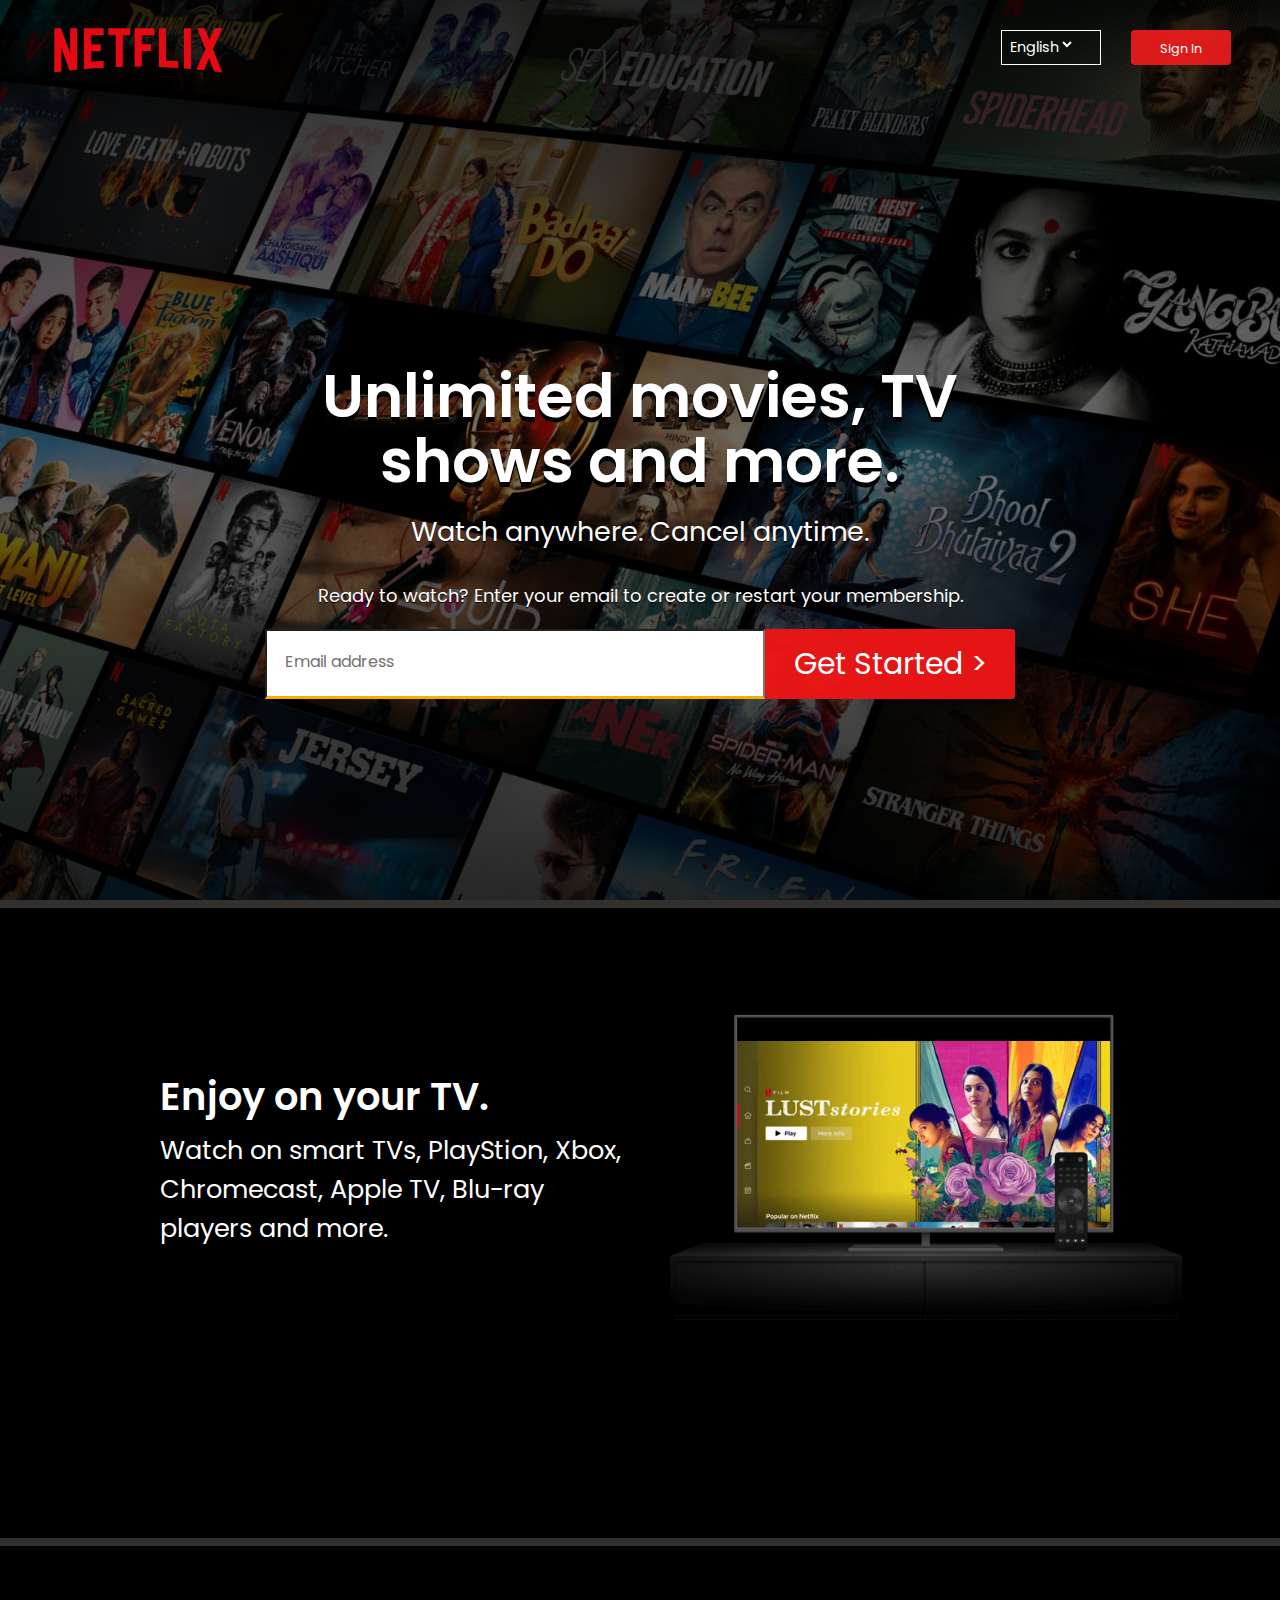
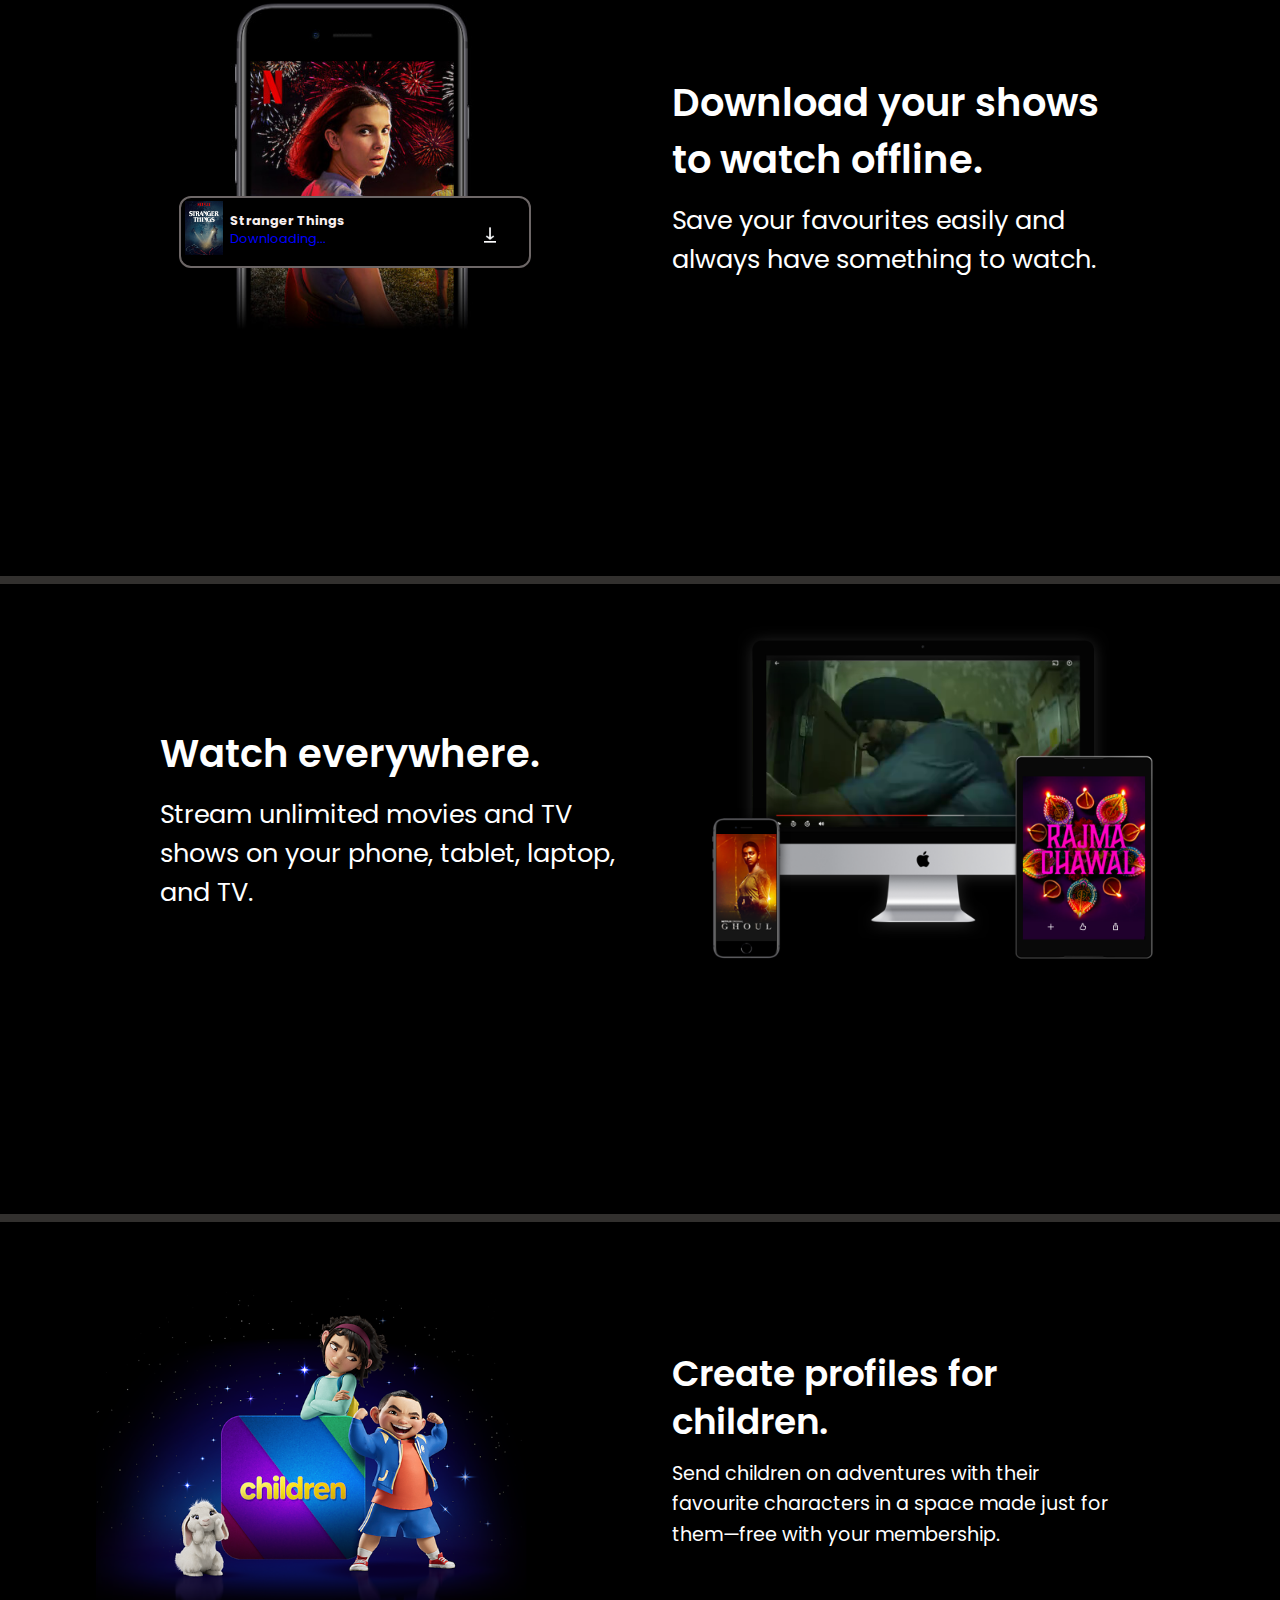
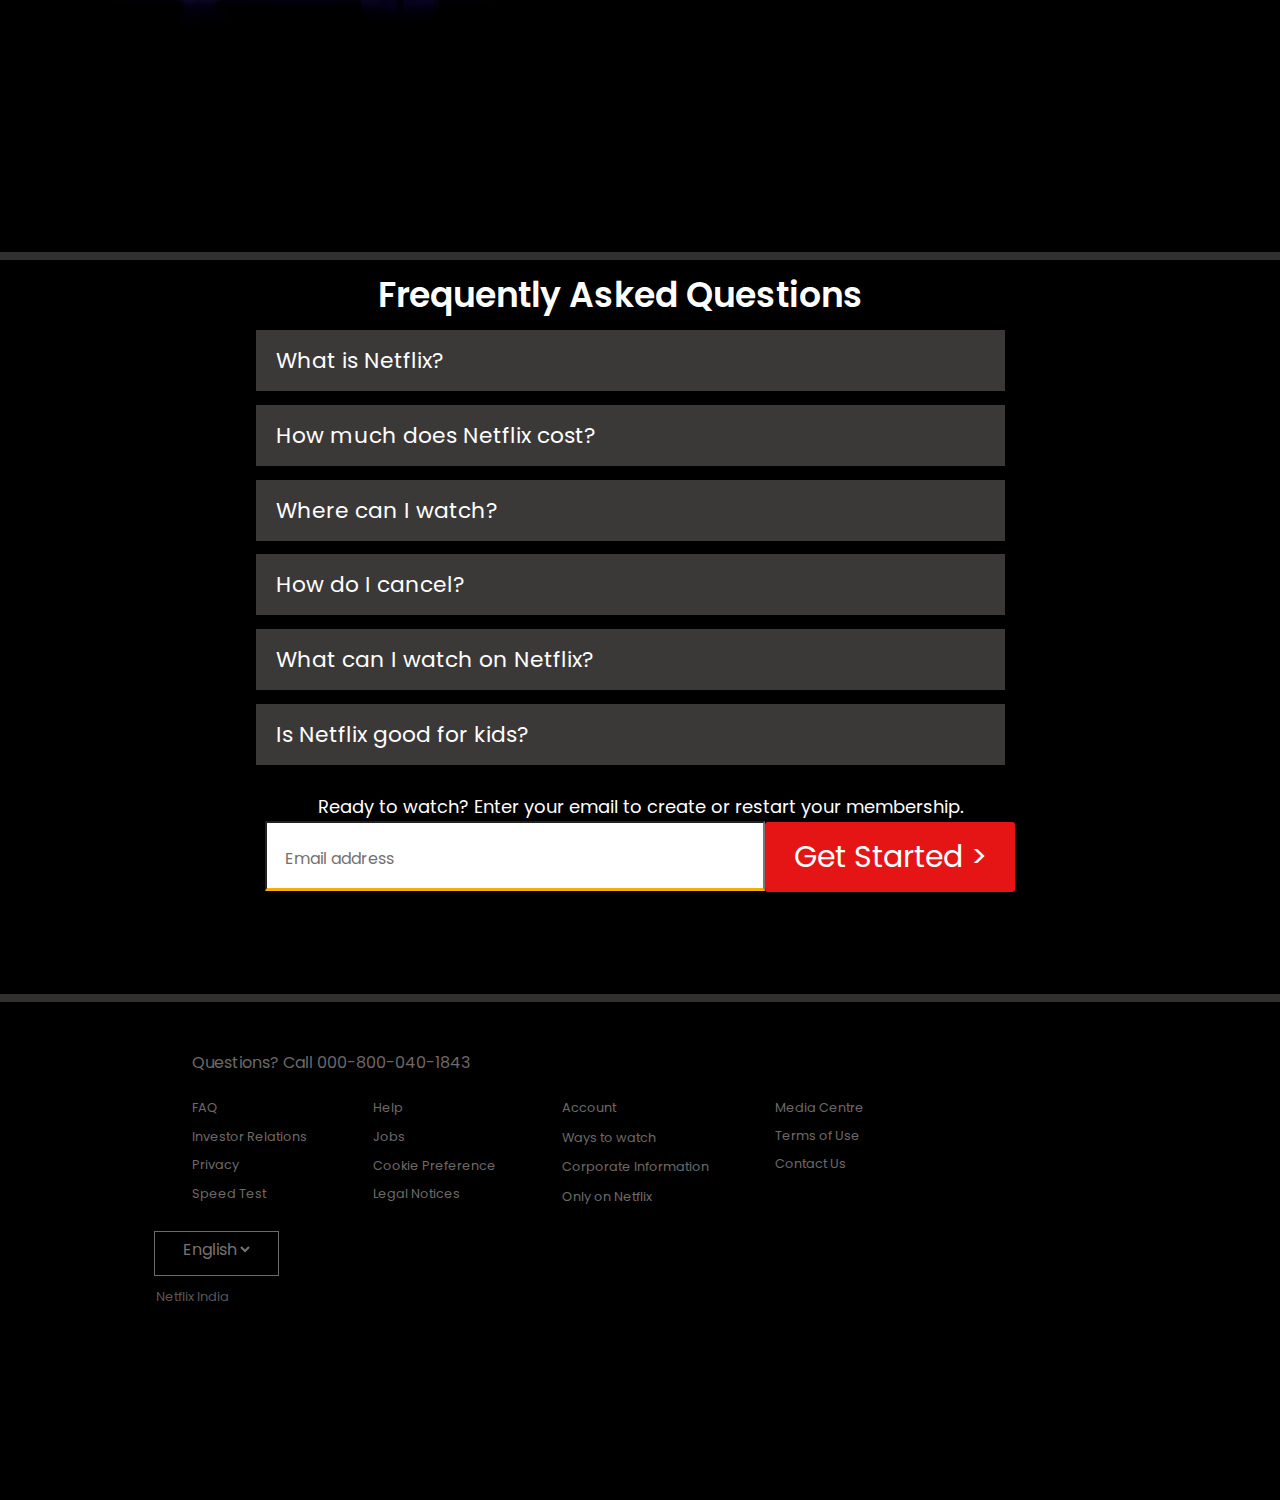
<file: index.html>
<!DOCTYPE html>
<html lang="en">
<head>
    <meta charset="UTF-8">
    <meta http-equiv="X-UA-Compatible" content="IE=edge">
    <meta name="viewport" content="width=device-width, initial-scale=1.0">
    <link rel="stylesheet" href="./styles.css">
    <link rel="stylesheet" href="https://cdnjs.cloudflare.com/ajax/libs/font-awesome/6.1.1/css/all.min.css" integrity="sha512-KfkfwYDsLkIlwQp6LFnl8zNdLGxu9YAA1QvwINks4PhcElQSvqcyVLLD9aMhXd13uQjoXtEKNosOWaZqXgel0g==" crossorigin="anonymous" referrerpolicy="no-referrer" />
    <link rel="icon" type="image/x-icon" href="./asserts/netflix_title_logo.png">
    <title>Netflix India - Created by Devanand</title>
</head>
<body>
      <!-- first page start.................................................. -->
    <section class="header">
        <div class="logo">
            <div class="netflix"><img src="./asserts/netflix-logo-png-2562.png"></div>
            <div class="btn1">
                    <i class="fa-solid fa-globe"></i>
                    <select id="English" size="1" onchange="window.location.href=this.value;">
                    <option value="./index.html">English</option>
                    <option value="./hindi.html">हिन्दी</option>
                    </select>
            </div>
            <div class="btn"><a href="./signup-in/login.html">Sign In</a></div>
        </div>
        <div class="para">
            <h1>Unlimited movies, TV<br> shows and more.</h1>
            <p class="p1">Watch anywhere. Cancel anytime.</p>
            <p class="p2">Ready to watch? Enter your email to create
            or restart your membership.</p>
            <div class="int1">
                <div class="input-wrap">
                    <input type="email" class="input" required>
                    <label for="">
                        Email address
                    </label>
                </div>
                <a href="#">Get Started ></a>
            </div>
        </div>
    </section>
   <!-- .................................................end first page.............................................................. -->
    <hr>
    <section class="enjoy">
        <div class="tv1">
            <div><h1>Enjoy on your TV.</h1></div>
            <div class="px1"><p>Watch on smart TVs, PlayStion, Xbox, Chromecast, Apple TV, Blu-ray
                players and more.</p></div>
        </div>
        <div class="tv2">
            <div><video autoplay muted loop width="465px"> <source src="./asserts/Video in TV"></video></div>
            <div><img src="./asserts/tv.png" alt="Netflix Tv"></div>      
        </div>
    </section>
    <!-- .................................................end second page.............................................................. -->
    <hr>
    <section class="mobile">
        <div class="mb1">
            <h1>Download your shows to watch offline.</h1>
            <p>Save your favourites easily and 
                always have something to watch.
            </p>
        </div>
        <div class="mb2">
            <div class="mb"><img  src="./asserts/Mobile Phone.jpeg" alt="mobile"></div>
            <div class="x">
                <div class="i1"><img  src="./asserts/Stranger things icon.png" alt="stranger"></div>
                <p class="i"><b>Stranger Things</b><span>Downloading...</span></p>
                <div class="i2" ><img src="./asserts/Downloading animation.gif"></div>
            </div>
        </div>
    </section>
    <!-- .................................................end third page.............................................................. -->
    <hr>
    <section class="menjoy">
        <div class="mtv1">
            <h1>Watch everywhere.</h1>
            <p>Stream unlimited movies 
                and TV shows on your phone, tablet, laptop, and TV.
            </p>
            </div>
            <div class="mtv2">
            <img src="./asserts/Monitor.png" alt="Netflix Moniter"> 
            <video autoplay muted loop width="455px" > <source src="./asserts/video in monitor"></video>
            </div>
    </section>
    <!-- .................................................end four page.............................................................. -->
    <hr>
    <section class="cmobile">
        <div class="cmb1">
            <h1>Create profiles for children.</h1>
            <p>Send children on adventures with their favourite 
                characters in a space made just for them—free with your
                 membership.
            </p>
            </div>
            <div class="cmb2">
                <div class="cmb"><img src="./asserts/Children.png" alt="mobile"></div>
            </div>
    </section>
    <!-- .................................................end five page.............................................................. -->
    <hr>
<!-- Accordion menu in html css page for use in FAQ -->
    <section class="faq">
        <div class="faq1">
            <h1>Frequently Asked Questions</h>
        </div>
        <div class="container">
            <div class="accordian">
                <div class="accordian-item" id="ques1">
                    <a class="accordian-link" href="#ques1">
                        What is Netflix?
                        <i  class="fa-solid fa-plus"></i>
                        <i  class="fa-solid fa-xmark"></i>
                    </a>
                    <div class="ans">
                        <p>Netflix is a streaming service that offers a wide variety of 
                        award-winning TV shows, movies, anime, 
                        documentaries and more - on 
                        thousands of internet-connected devices.
                        <br><br>
                        You can watch as much as you want, whenever you
                         want, without a single ad - all for one low monthly price. 
                         There's always something new to discover, and new TV 
                         shows and movies are added every week!</p>
                    </div>
                </div>
                <div class="accordian-item" id="ques2">
                    <a class="accordian-link" href="#ques2">
                        How much does Netflix cost?
                        <i  class="fa-solid fa-plus"></i>
                        <i  class="fa-solid fa-xmark"></i>
                    </a>
                    <div class="ans">
                        <p>Watch Netflix on your smartphone, tablet, Smart TV, laptop, or streaming device, all for one fixed monthly fee. Plans range from ₹ 149 to ₹ 649 a month. No extra costs, no contracts.</p>
                    </div>
                </div>
                <div class="accordian-item" id="ques3">
                    <a class="accordian-link" href="#ques3">
                        Where can I watch?
                        <i  class="fa-solid fa-plus"></i>
                        <i  class="fa-solid fa-xmark"></i>
                    </a>
                    <div class="ans">
                        <p>Watch anywhere, anytime. Sign in with your Netflix account to watch instantly on the web at netflix.com from your personal computer or on any internet-connected device that offers the Netflix app, including smart TVs, smartphones, tablets, streaming media players and game consoles.
                        <br><br>
                        You can also download your favourite shows with the iOS, Android, or Windows 10 app. Use downloads to watch while you're on the go and without an internet connection. Take Netflix with you anywhere.</p>
                    </div>
                </div>
                <div class="accordian-item" id="ques4">
                    <a class="accordian-link" href="#ques4">
                        How do I cancel?
                        <i  class="fa-solid fa-plus"></i>
                        <i  class="fa-solid fa-xmark"></i>
                    </a>
                    <div class="ans">
                        <p>Netflix is flexible. There are no annoying contracts and no commitments. You can easily cancel your account online in two clicks. There are no cancellation fees – start or stop your account anytime.</p>
                    </div>
                </div>
                <div class="accordian-item" id="ques5">
                    <a class="accordian-link" href="#ques5">
                        What can I watch on Netflix?
                        <i  class="fa-solid fa-plus"></i>
                        <i  class="fa-solid fa-xmark"></i>
                    </a>
                    <div class="ans">
                        <p>Netflix has an extensive library of feature films, documentaries, TV shows, anime, award-winning Netflix originals, and more. Watch as much as you want, anytime you want.</p>
                    </div>
                </div>
                <div class="accordian-item" id="ques6">
                    <a class="accordian-link" href="#ques6">
                        Is Netflix good for kids?
                        <i  class="fa-solid fa-plus"></i>
                        <i  class="fa-solid fa-xmark"></i>
                    </a>
                    <div class="ans">
                        <p>The Netflix Kids experience is included in your membership to give parents control while kids enjoy family-friendly TV shows and films in their own space.
                        <br><br>
                        Kids profiles come with PIN-protected parental controls that let you restrict the maturity rating of content kids can watch and block specific titles you don’t want kids to see.</p>
                    </div>
                </div>
            </div>
        </div>
        <div class="para1">
            <p class="p2">Ready to watch? Enter your email to create
                or restart your membership.</p>
                <div class="int1">
                    <div class="input-wrap1">
                        <input type="email" class="input1" required>
                        <label for="">
                            Email address
                        </label>
                    </div>
                <a href="#">Get Started ></a>
                </div>
        </div>
    </section>
    <!-- .................................................end six page.............................................................. -->
    <hr>
    <section class="footer">
        <div class="ques">Questions? Call 000-800-040-1843</div>
        <div class="list">
            <div class="left">
                <ul>
                    <li><a href="#" >FAQ</a></li>
                    <li><a href="#" >Investor Relations</a></li>
                    <li><a href="#" >Privacy</a></li>
                    <li><a href="#" >Speed Test</a></li>
                </ul>
            </div>
            <div class="mid-left">
                <ul>
                    <li><a href="#" >Help</a></li>
                    <li><a href="#" >Jobs</a></li>
                    <li><a href="#" >Cookie Preference</a></li>
                    <li><a href="#" >Legal Notices</a></li>
                </ul>
            </div>
            <div class="mid-right">
                <ul>
                    <li><a href="#" >Account</a></li>
                    <li><a href="#" >Ways to watch</a></li>
                    <li><a href="#" >Corporate Information</a></li>
                    <li><a href="#" >Only on Netflix</a></li>
                </ul>
            </div>
            <div class="right">
                <ul>
                    <li><a href="#" >Media Centre</a></li>
                    <li><a href="#" >Terms of Use</a></li>
                    <li><a href="#" >Contact Us</a></li>
                </ul>
            </div>
        </div>
        <div class="btn2">
            <i class="fa-solid fa-globe"></i>
            <select id="English1" size="1" onchange="window.location.href=this.value;">
            <option value="./index.html">English</option>
            <option value="./hindi.html">हिन्दी</option>
            </select>
            <p>Netflix India</p>
        </div>
    </section>
    <!-- .................................................end seven page.............................................................. -->
</body>
</html>
</file>
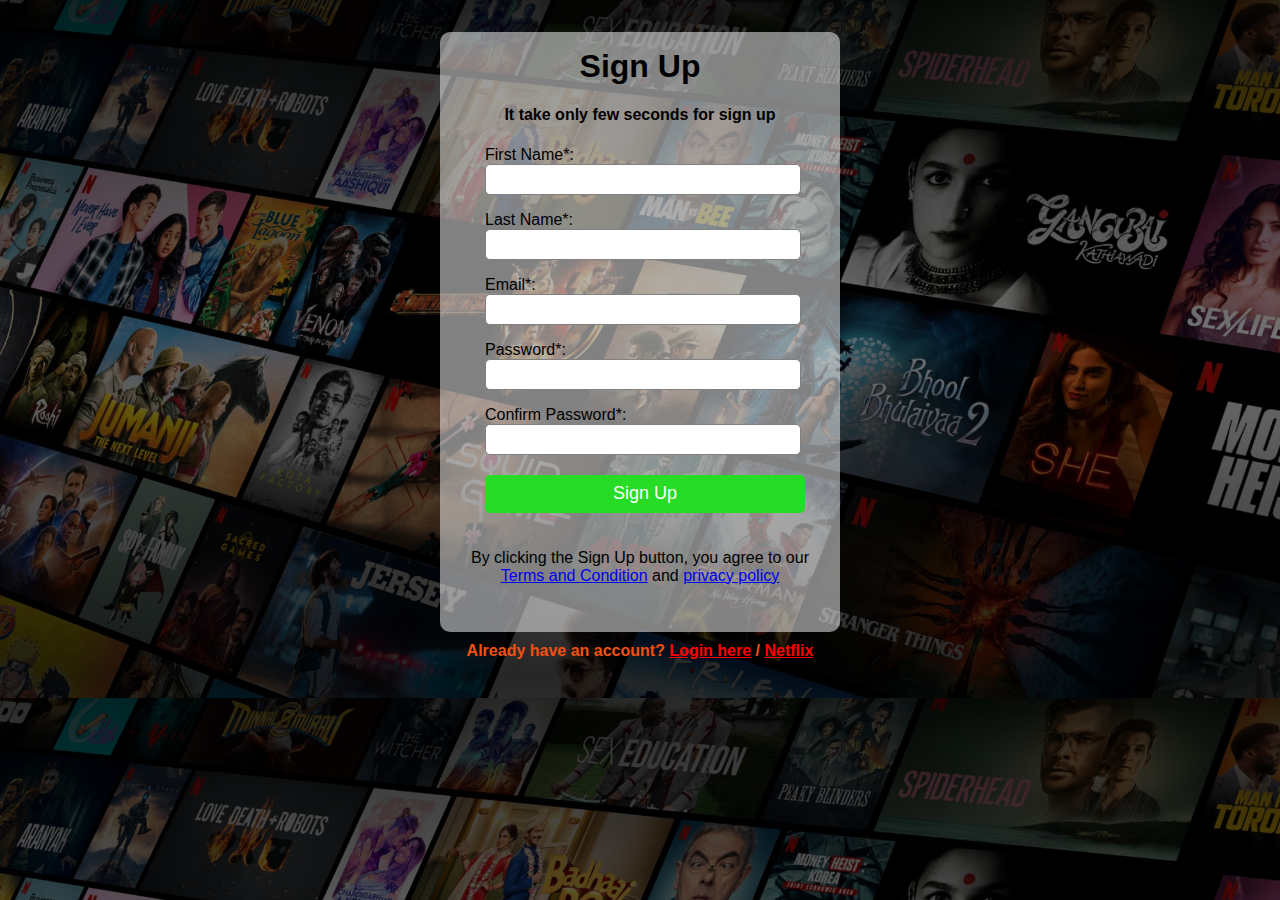
<file: signup-in/index.html>
<!DOCTYPE html>
<html lang="en">
<head>
    <meta charset="UTF-8">
    <meta http-equiv="X-UA-Compatible" content="IE=edge">
    <meta name="viewport" content="width=device-width, initial-scale=1.0">
    <link rel="icon" type="image/x-icon" href="../asserts/netflix_title_logo.png">
    <title>Netflix - Sign Up</title>
    <link rel="stylesheet" href="./style.css">
</head>
<body>
   <div class="signup-box">
    <h1>Sign Up</h1>
    <h4>It take only few seconds for sign up</h4>

    <form>
        <label>First Name*:
            <input type="text" required>
        </label>
        <label>Last Name*:
            <input type="text" required>
        </label>
        <label>Email*:
            <input type="email" required>
        </label>
        <label>Password*:
            <input type="password" required>
        </label>
        <label>Confirm Password*:
            <input type="password" required>
        </label>

        <input type="submit" value="Sign Up">
    </form>

    <p>By clicking the Sign Up button, you agree to our<br>
    <a href="#">Terms and Condition</a> and <a href="#">
        privacy policy</a></p>
   </div>
   <p class="account">Already have an account? <a href="./login.html">Login here</a> / <a href="../index.html">Netflix</a></p>
</body>
</html>
</file>
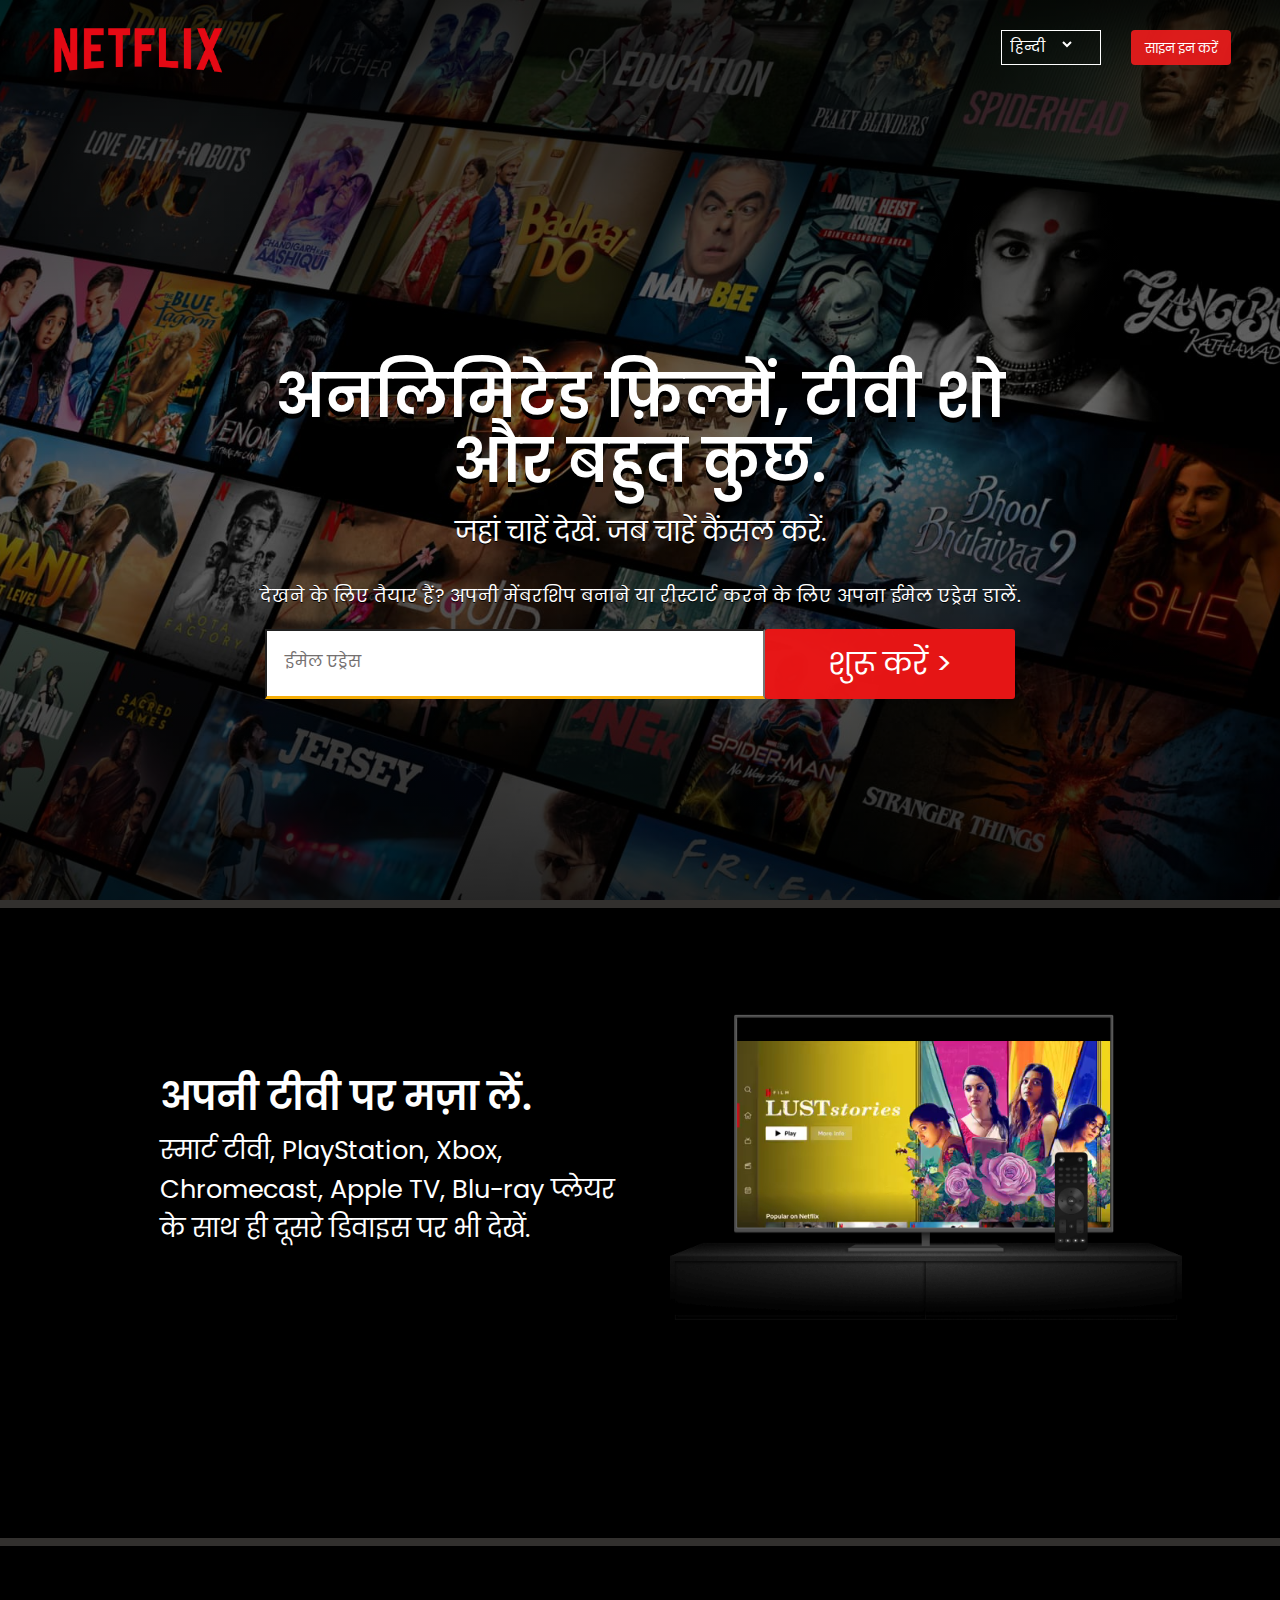
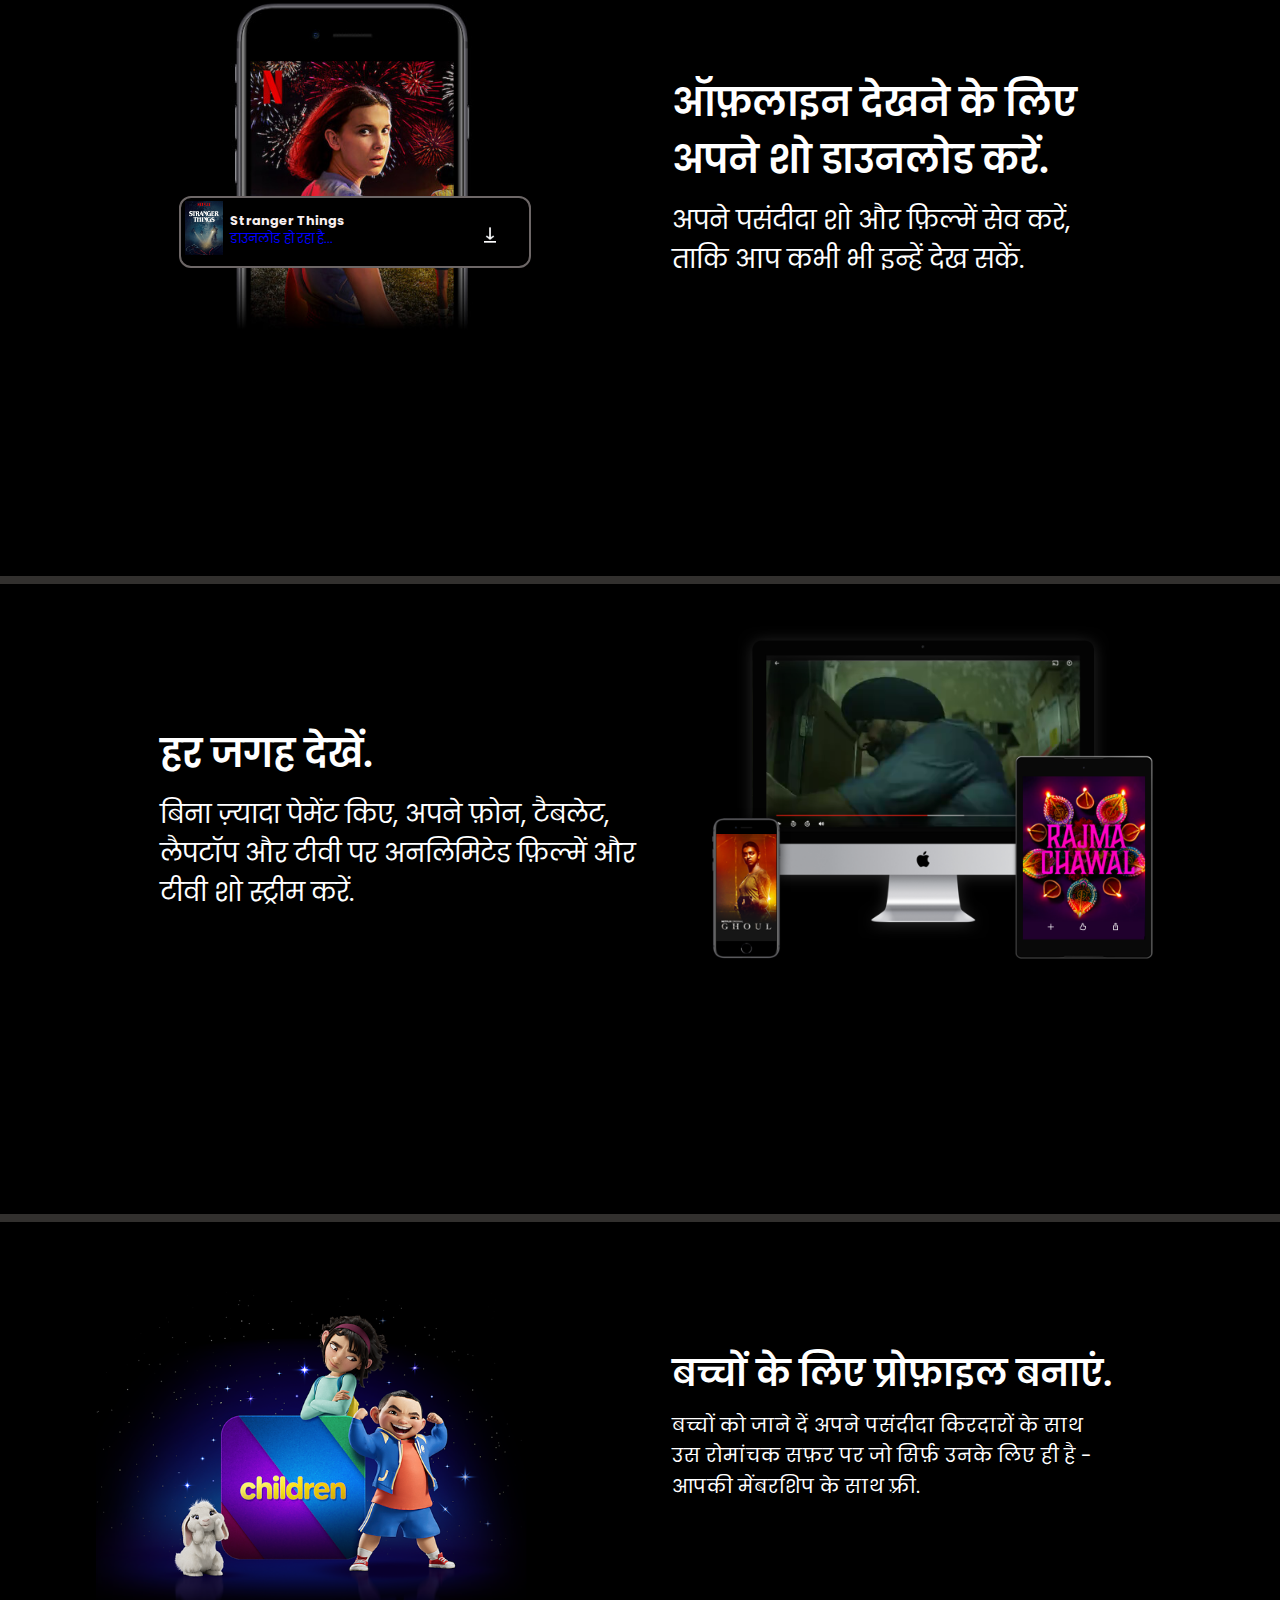
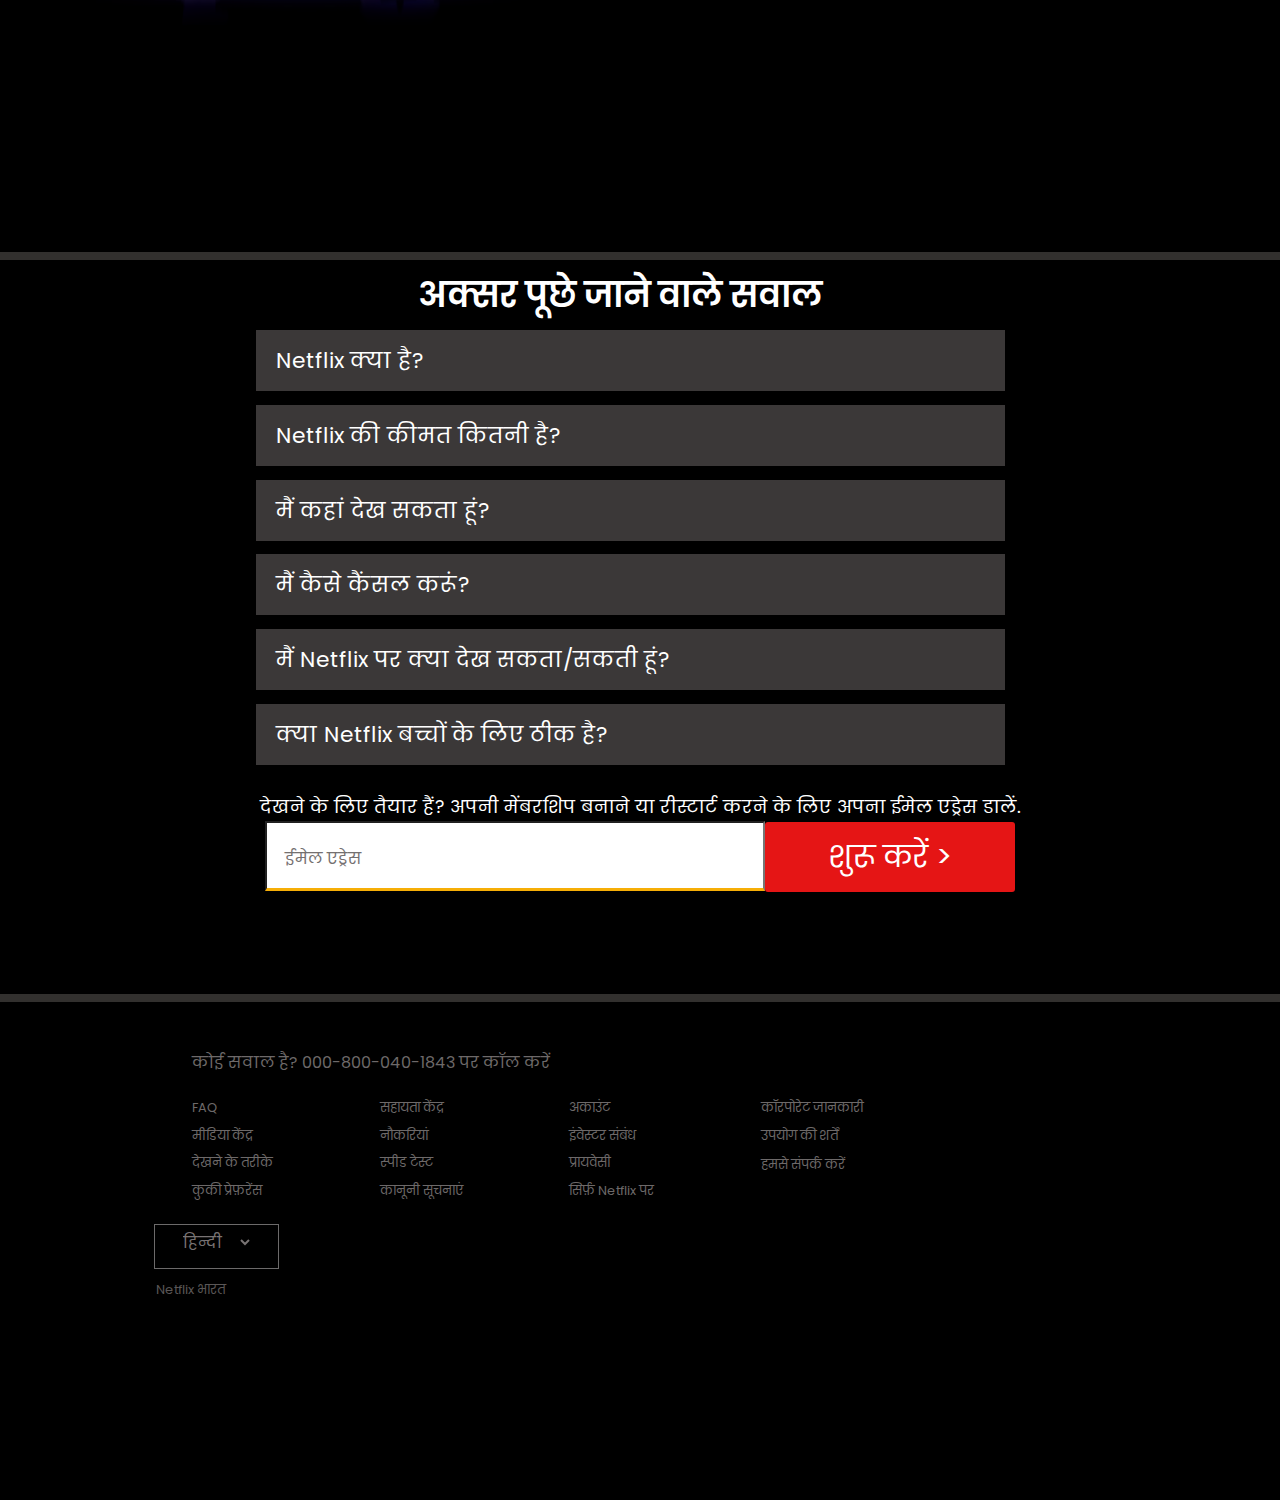
<file: hindi.html>
<!DOCTYPE html>
<html lang="en">
<head>
    <meta charset="UTF-8">
    <meta http-equiv="X-UA-Compatible" content="IE=edge">
    <meta name="viewport" content="width=device-width, initial-scale=1.0">
    <link rel="stylesheet" href="./styles.css">
    <link rel="stylesheet" href="https://cdnjs.cloudflare.com/ajax/libs/font-awesome/6.1.1/css/all.min.css" integrity="sha512-KfkfwYDsLkIlwQp6LFnl8zNdLGxu9YAA1QvwINks4PhcElQSvqcyVLLD9aMhXd13uQjoXtEKNosOWaZqXgel0g==" crossorigin="anonymous" referrerpolicy="no-referrer" />
    <link rel="icon" type="image/x-icon" href="./asserts/netflix_title_logo.png">
    <title>Netflix India - Created by Devanand</title>
</head>
<body>
      <!-- first page start.................................................. -->
    <section class="header">
        <div class="logo">
            <div class="netflix"><img src="./asserts/netflix-logo-png-2562.png"></div>
            <div class="btn1">
                    <i class="fa-solid fa-globe"></i>
                    <select id="English" size="1" onchange="window.location.href=this.value;">
                    <option value="./hindi.html">हिन्दी</option>
                    <option value="./index.html">English</option>
                    </select>
            </div>
            <div class="btn"><a href="./signup-in/login.html">साइन इन करें</a></div>
        </div>
        <div class="para">
            <h1>अनलिमिटेड फ़िल्में, टीवी शो<br> और बहुत कुछ.</h1>
            <p class="p1">जहां चाहें देखें. जब चाहें कैंसल करें.</p>
            <p class="p2">देखने के लिए तैयार हैं? अपनी मेंबरशिप बनाने या रीस्टार्ट करने के लिए अपना ईमेल एड्रेस डालें.</p>
            <div class="int1">
                <div class="input-wrap">
                    <input type="email" class="input" required>
                    <label for="">
                        ईमेल एड्रेस
                    </label>
                </div>
                <a href="#">शुरू करें ></a>
            </div>
        </div>
    </section>
   <!-- .................................................end first page.............................................................. -->
    <hr>
    <section class="enjoy">
        <div class="tv1">
            <div><h1>अपनी टीवी पर मज़ा लें.</h1></div>
            <div class="px1"><p>स्मार्ट टीवी, PlayStation, Xbox, Chromecast, Apple TV, Blu-ray प्लेयर के साथ ही दूसरे डिवाइस पर भी देखें.</p></div>
        </div>
        <div class="tv2">
            <div><video autoplay muted loop width="465px"> <source src="./asserts/Video in TV"></video></div>
            <div><img src="./asserts/tv.png" alt="Netflix Tv"></div>      
        </div>
    </section>
    <!-- .................................................end second page.............................................................. -->
    <hr>
    <section class="mobile">
        <div class="mb1">
            <h1>ऑफ़लाइन देखने के लिए अपने शो डाउनलोड करें.</h1>
            <p>अपने पसंदीदा शो और फ़िल्में सेव करें, ताकि आप कभी भी इन्हें देख सकें.
            </p>
        </div>
        <div class="mb2">
            <div class="mb"><img  src="./asserts/Mobile Phone.jpeg" alt="mobile"></div>
            <div class="x">
                <div class="i1"><img  src="./asserts/Stranger things icon.png" alt="stranger"></div>
                <p class="i"><b>Stranger Things</b><span>डाउनलोड हो रहा है...</span></p>
                <div class="i2" ><img src="./asserts/Downloading animation.gif"></div>
            </div>
        </div>
    </section>
    <!-- .................................................end third page.............................................................. -->
    <hr>
    <section class="menjoy">
        <div class="mtv1">
            <h1>हर जगह देखें.</h1>
            <p>बिना ज़्यादा पेमेंट किए, अपने फ़ोन, टैबलेट, लैपटॉप और टीवी पर अनलिमिटेड फ़िल्में और टीवी शो स्ट्रीम करें.
            </p>
            </div>
            <div class="mtv2">
            <img src="./asserts/Monitor.png" alt="Netflix Moniter"> 
            <video autoplay muted loop width="455px" > <source src="./asserts/video in monitor"></video>
            </div>
    </section>
    <!-- .................................................end four page.............................................................. -->
    <hr>
    <section class="cmobile">
        <div class="cmb1">
            <h1>बच्चों के लिए प्रोफ़ाइल बनाएं.</h1>
            <p>बच्चों को जाने दें अपने पसंदीदा किरदारों के साथ उस रोमांचक सफ़र पर जो सिर्फ़ उनके लिए ही है - आपकी मेंबरशिप के साथ फ़्री.
            </p>
            </div>
            <div class="cmb2">
                <div class="cmb"><img src="./asserts/Children.png" alt="mobile"></div>
            </div>
    </section>
    <!-- .................................................end five page.............................................................. -->
    <hr>
<!-- Accordion menu in html css page for use in FAQ -->
    <section class="faq">
        <div class="faq1">
            <h1>अक्सर पूछे जाने वाले सवाल</h>
        </div>
        <div class="container">
            <div class="accordian">
                <div class="accordian-item" id="ques1">
                    <a class="accordian-link" href="#ques1">
                        Netflix क्या है?
                        <i  class="fa-solid fa-plus"></i>
                        <i  class="fa-solid fa-xmark"></i>
                    </a>
                    <div class="ans">
                        <p>Netflix एक स्ट्रीमिंग सर्विस है जिसके ज़रिए आप हज़ारों इंटरनेट-कनेक्टेड डिवाइस पर तरह-तरह के अवॉर्ड विजेता टीवी शो, फ़िल्में, ऐनिमे, डॉक्यूमेंट्रीज़ का लुत्फ़ उठा सकते हैं.
                        <br><br>
                        आप जब चाहें, जितना चाहें, बिना किसी विज्ञापन के देख सकते हैं – सारा कॉन्टेंट बहुत कम मासिक शुल्क पर. खोजने के लिए हमेशा कुछ नया होता है और हर हफ़्ते नए टीवी शो और फ़िल्में जोड़ी जाती हैं!</p>
                    </div>
                </div>
                <div class="accordian-item" id="ques2">
                    <a class="accordian-link" href="#ques2">
                        Netflix की कीमत कितनी है?
                        <i  class="fa-solid fa-plus"></i>
                        <i  class="fa-solid fa-xmark"></i>
                    </a>
                    <div class="ans">
                        <p>हर महीने की तय फ़ी देकर अपने स्मार्टफ़ोन, टैबलेट, स्मार्ट टीवी, लैपटॉप, या स्ट्रीमिंग डिवाइस पर Netflix देखें. हर महीने ₹149 से ₹649 तक के प्लान. कोई एक्सट्रा कीमत या कॉन्ट्रैक्ट नहीं.</p>
                    </div>
                </div>
                <div class="accordian-item" id="ques3">
                    <a class="accordian-link" href="#ques3">
                        मैं कहां देख सकता हूं?
                        <i  class="fa-solid fa-plus"></i>
                        <i  class="fa-solid fa-xmark"></i>
                    </a>
                    <div class="ans">
                        <p>कहीं भी, कभी भी देखें अपने पर्सनल कंप्यूटर से या स्मार्ट टीवी, स्मार्टफ़ोन, टैबलेट, स्ट्रीमिंग मीडिया प्लेयर और गेम कंसोल सहित Netflix ऐप ऑफ़र करने वाले किसी भी इंटरनेट-कनेक्टेड डिवाइस पर तुरंत देखने के लिए, वेब पर netflix.com पर अपने Netflix अकाउंट में साइन इन करें.
                        <br><br>
                        आप iOS, Android या Windows 10 ऐप से भी अपने पसंदीदा शो डाउनलोड कर सकते हैं. चलते-फिरते और बिना इंटरनेट कनेक्शन के देखने के लिए डाउनलोड का उपयोग करें. Netflix को अपने साथ कहीं भी ले जाएं.</p>
                    </div>
                </div>
                <div class="accordian-item" id="ques4">
                    <a class="accordian-link" href="#ques4">
                        मैं कैसे कैंसल करूं?
                        <i  class="fa-solid fa-plus"></i>
                        <i  class="fa-solid fa-xmark"></i>
                    </a>
                    <div class="ans">
                        <p>Netflix लचीला है. कोई परेशान करने वाले कॉन्ट्रैक्ट नहीं और कोई बंधन नहीं हैं. आप आसानी से दो क्लिक में अपना अकाउंट ऑनलाइन कैंसल कर सकते हैं. कोई कैंसलेशन फ़ीस नहीं है – अपना अकाउंट कभी भी शुरू या बंद करें.</p>
                    </div>
                </div>
                <div class="accordian-item" id="ques5">
                    <a class="accordian-link" href="#ques5">
                        मैं Netflix पर क्या देख सकता/सकती हूं?
                        <i  class="fa-solid fa-plus"></i>
                        <i  class="fa-solid fa-xmark"></i>
                    </a>
                    <div class="ans">
                        <p>Netflix की बहुत बड़ी लाइब्रेरी में फ़ीचर फ़िल्मों, डॉक्यूमेंट्री, टीवी शो, ऐनिमे, अवॉर्ड-विनिंग Netflix ओरिजिनल्स के अलावा और भी बहुत कुछ है. आप जितना चाहें, कभी भी देखें.</p>
                    </div>
                </div>
                <div class="accordian-item" id="ques6">
                    <a class="accordian-link" href="#ques6">
                        क्या Netflix बच्चों के लिए ठीक है?
                        <i  class="fa-solid fa-plus"></i>
                        <i  class="fa-solid fa-xmark"></i>
                    </a>
                    <div class="ans">
                        <p>आपकी मेंबरशिप में Netflix किड्स एक्सपीरियंस शामिल है. बच्चे अपनी तरह से पारिवारिक टीवी शो और फ़िल्मों का आनंद लेते हैं, लेकिन आप उनके द्वारा देखे जाने वाले कॉन्टेंट को कंट्रोल कर सकते हैं.
                        <br><br>
                        बच्चों की प्रोफ़ाइल में PIN से सुरक्षित पैरेंटल कंट्रोल्स होते हैं जिससे आप बच्चों को मेच्योरिटी रेटिंग वाले कॉन्टेंट देखने से रोक सकते हैं और उन टाइटल को ब्लॉक कर सकते हैं जिन्हें आप नहीं चाहते हैं कि बच्चे देखें.</p>
                    </div>
                </div>
            </div>
        </div>
        <div class="para1">
            <p class="p2">देखने के लिए तैयार हैं? अपनी मेंबरशिप बनाने या रीस्टार्ट करने के लिए अपना ईमेल एड्रेस डालें.</p>
                <div class="int1">
                    <div class="input-wrap1">
                        <input type="email" class="input1" required>
                        <label for="">
                            ईमेल एड्रेस
                        </label>
                    </div>
                <a href="#">शुरू करें ></a>
                </div>
        </div>
    </section>
    <!-- .................................................end six page.............................................................. -->
    <hr>
    <section class="footer">
        <div class="ques">कोई सवाल है? 000-800-040-1843 पर कॉल करें</div>
        <div class="list">
            <div class="left">
                <ul>
                    <li><a href="#" >FAQ</a></li>
                    <li><a href="#" >मीडिया केंद्र</a></li>
                    <li><a href="#" >देखने के तरीके</a></li>
                    <li><a href="#" >कुकी प्रेफ़रेंस</a></li>
                </ul>
            </div>
            <div class="mid-left">
                <ul>
                    <li><a href="#" >सहायता केंद्र</a></li>
                    <li><a href="#" >नौकरियां</a></li>
                    <li><a href="#" >स्पीड टेस्ट</a></li>
                    <li><a href="#" >कानूनी सूचनाएं</a></li>
                </ul>
            </div>
            <div class="mid-right">
                <ul>
                    <li><a href="#" >अकाउंट</a></li>
                    <li><a href="#" >इंवेस्टर संबंध</a></li>
                    <li><a href="#" >प्रायवेसी</a></li>
                    <li><a href="#" >सिर्फ़ Netflix पर</a></li>
                </ul>
            </div>
            <div class="right">
                <ul>
                    <li><a href="#" >कॉरपोरेट जानकारी</a></li>
                    <li><a href="#" >उपयोग की शर्तें</a></li>
                    <li><a href="#" >हमसे संपर्क करें</a></li>
                </ul>
            </div>
        </div>
        <div class="btn2">
            <i class="fa-solid fa-globe"></i>
            <select id="English1" size="1" onchange="window.location.href=this.value;">
            <option value="./hindi.html">हिन्दी</option>
            <option value="./index.html">English</option>
            </select>
            <p>Netflix भारत</p>
        </div>
    </section>
    <!-- .................................................end seven page.............................................................. -->
</body>
</html>
</file>
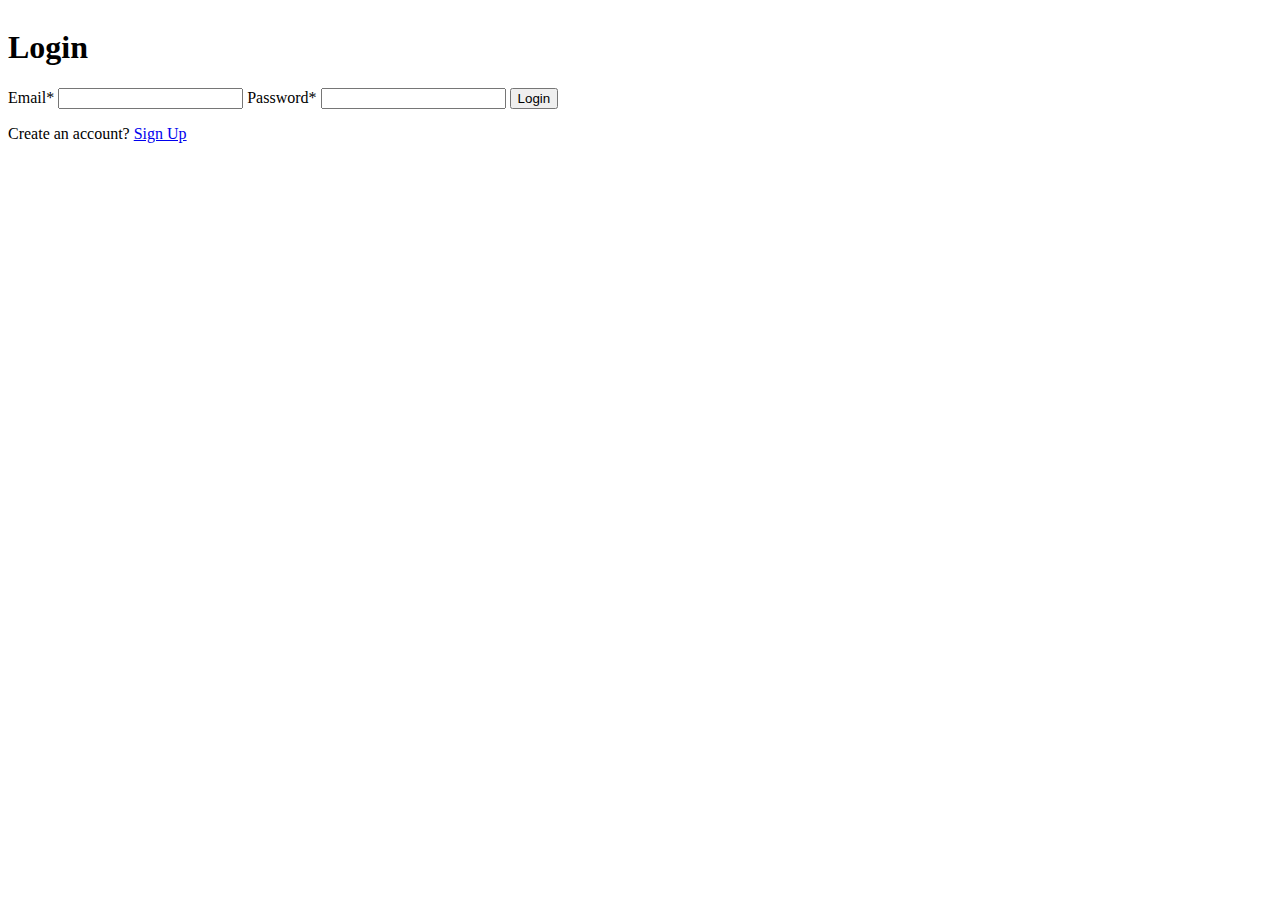
<file: login.html>
<!DOCTYPE html>
<html lang="en">
<head>
    <meta charset="UTF-8">
    <meta http-equiv="X-UA-Compatible" content="IE=edge">
    <meta name="viewport" content="width=device-width, initial-scale=1.0">
    <title>Login</title>
    <link rel="stylesheet" href="./style.css">
</head>
<body>
    <div class="login-page">
        <h1> Login</h1>

        <form>
            <label>Email*
            <input type="email" required>
            </label>
            <label>Password*
            <input type="password" required>
            </label>
            <input type="submit" value="Login">
        </form>
    </div>
    <p class="account">Create an account? <a href="./index.html">Sign Up </a></p>
</body>
</html>
</file>
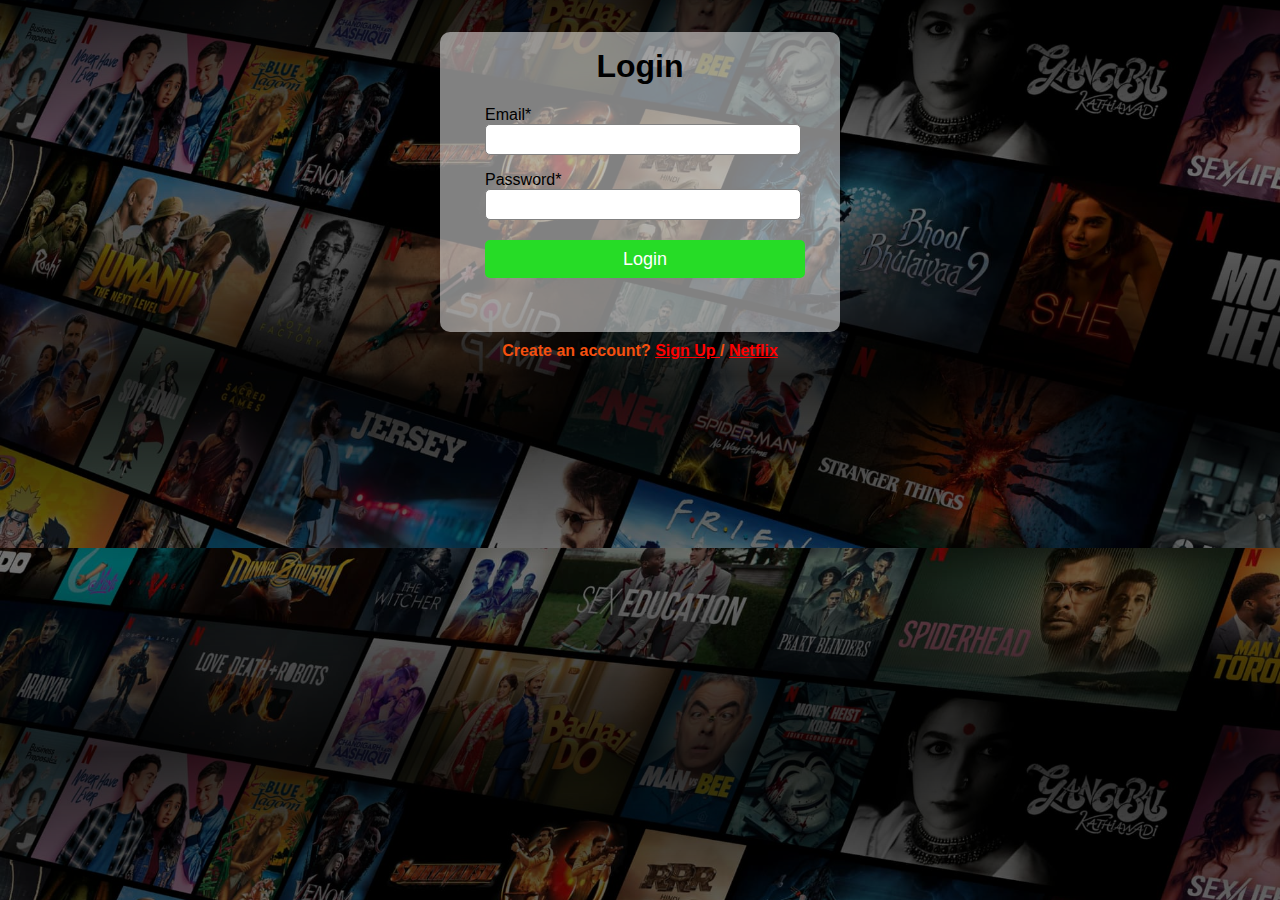
<file: signup-in/login.html>
<!DOCTYPE html>
<html lang="en">
<head>
    <meta charset="UTF-8">
    <meta http-equiv="X-UA-Compatible" content="IE=edge">
    <meta name="viewport" content="width=device-width, initial-scale=1.0">
    <link rel="icon" type="image/x-icon" href="../asserts/netflix_title_logo.png">
    <title>Netflix - Login</title>
    <link rel="stylesheet" href="./style.css">
</head>
<body>
    <div class="login-page">
        <h1> Login</h1>

        <form>
            <label>Email*
            <input type="email" required>
            </label>
            <label>Password*
            <input type="password" required>
            </label>
            <input type="submit" value="Login">
        </form>
    </div>
    <p class="account">Create an account? <a href="./index.html">Sign Up </a>  / <a href="../index.html">Netflix</a></p>
</body>
</html>
</file>
<file: styles.css>
@import url('https://fonts.googleapis.com/css2?family=Montserrat:wght@300;500;700&family=Poppins:wght@300;400;500;600;700;800;900&display=swap');
* {
    margin: 0;
    padding: 0;
    box-sizing: border-box;
    /* overflow: hidden; */
    list-style: none;
    font-family: 'Poppins', sans-serif;
    text-decoration: none;
    /* overflow: hidden; */
}
body {
    background-color: black;
}
/* <!-- .................................................first page.............................................................. --> */
.header{
    height: 100vh;
    width: 100%;
    background: linear-gradient(rgba(0, 0, 0, 0.8),rgba(0, 0, 0, 0.4),rgba(0,0,0,0.8)),url(./asserts/Background.jpeg);
    background-position: center;
    background-size: cover;
    position: relative;
    display: grid;
    grid-template-rows: 100px auto 10px;
}
.logo {
     grid-row: 1/2;
    display: grid;
    grid-template-columns: repeat(8,1fr);
}
.netfix{
    grid-column: 1/7;
}
.btn {
    grid-column: 8/9;
    width: 100px;
    height: 35px;
    margin-top: 30px;
    margin-right: 46px;
    background-color: rgba(234, 28, 28, 0.932);
    border-radius: 4px;
    text-align: center;
    padding: 5px 1px;
    cursor: pointer;
}
.btn a{
    color: white;
    font-size: 80%;
}

/* .btn1 {
    /* position: absolute;
    left: 80%; */
    /* width: 105px;
    height: 35px;
    margin-top: 30px;
    margin-right: 46px;
    background-color: transparent;
    border: 2px solid white;
    border-radius: 4px;
    text-align: center;
    padding: 5px  1px; */
    /* cursor: pointer; */
/*} */
.btn1 {
    grid-column: 7/8;
    width: 100px;
    height: 35px;
    text-decoration: none;
    color: white;
    margin: 30px;
    border: 1px solid white;
    /* font-size: 16px; */
}
.btn1 i {
    font-size: 14px;
    padding-left: 4px;
}
.btn1 option {
    background-color: black;
}
.btn1 #English {
    background-color: transparent;
    font-size: 90%;
    color: white;
    outline: none;
    border: none;
    padding-top: 5px;
}
.logo img {
    margin-top: 25px;
    margin-left: 50px;
    width: 178px;
    height: 54px;
}
.para {
    display: flex;
    flex-direction: column;
    justify-content: center;
    align-items: center;
    color: white;
    margin-top: 175px;
    z-index: 3;
}
.para h1 {
    font-size: 60px;
    font-weight: 600;
    text-align: center;
    line-height: 49pt;
    text-shadow: 0 5px 0 black;
}
.para .p1 {
    font-size: 27px;
    margin-top: 17px;
    text-align: center;
    text-shadow: 0 1px 0 black;
}
.para .p2 {
    text-align: center;
    margin-top: 30px;
    font-size: 18px;
    text-shadow: 0 1px 0 black;
}
.int1{
    display: flex;
    justify-content: center;
    align-items: center;
}
.para input {
    margin-top: 20px;
    width: 500px;
    height: 70px;
    padding-left: 10px;
    font-size: medium;
    outline: none;
    border-bottom: 3px solid rgb(246, 174, 7);
}
/* move placeholder top */
.input-wrap label {
    color: rgb(116, 112, 112);
    position: absolute;
    top: 40px;
    left: 20px;
    pointer-events: none;
    transition: 0.3s ease all;
}
.input-wrap{
    position: relative;
    width: auto;
    height: auto;
}
input:focus+label,
.input:valid+label{
    font-weight: 600;
    font-size: small;
    top:20px;
    left:17px;
    padding: 0 5px 0 5px;
}
/* down input coding */
.input-wrap1 label {
    color: rgb(116, 112, 112);
    position: absolute;
    top: 25px;
    left: 20px;
    pointer-events: none;
    transition: 0.3s ease all;
}
.input-wrap1{
    position: relative;
    width: auto;
    height: auto;
}
.input1:focus+label,
.input1:valid+label{
    font-weight: 600;
    font-size: small;
    top:5px;
    left:17px;
    padding: 0 5px 0 5px;
}
.para a {
    margin-top: 20px;
    width: 250px;
    text-decoration: none;
    height: 70px;
    background-color: rgba(235, 22, 22, 0.975);
    color: white;
    text-align: center;
    padding-top: 12px;
    border-radius: 3px;
    font-size: 30px;
}
/* <!-- .................................................end.............................................................. --> */
/* hr line understand */
hr {
    border: none;
    background-color: rgb(50, 48, 46);
    height: 8px;
}
/* NEXT PAGE-------- */
.enjoy {
    height: 70vh;
    width: 100%;
    display: grid;
    grid-template-columns: repeat(2,1fr);
    background-color: black;
    background-size: auto;
    padding: 100px , 0;
}
.tv1 {
    grid-column: 1/2;
    /* background: blue; */
    color: white;
    text-align: center;
    width: 100%;
    margin-top: 25%;
    /* margin-left: 20%; */
    
}
.tv1 h1 {
    margin-left: 25%;
    text-align: start;
    font-size: 3vw;
    font-weight: 600;
    top: 15%;
}
.tv1 p{
    margin-top: 1%;
    font-size: 2vw;
    margin-left: 25%;
    text-align: start;
    
}
.tv2 {
    width: 80%;
    grid-column: 2/3;
    /* background-color: brown; */
    overflow: hidden;
    position: relative;
    margin: 30px;
}
.tv2 img {
    position: absolute;
    height: auto;
    width: 100%;
    /* transform: translateX(30%); */
    z-index: 9;
}
.tv2 video{
    position: absolute;
    height: auto;
    width: 75%;
    top: 18%;
    left: 13%;
    /* transform: translate(-79% ,-3%); */
    /* z-index: 1; */
}
@media  screen and (max-width: 768px) {
    .enjoy {
    height: 100vh;
    width: 100%;
    display: grid;
    grid-template-columns: repeat(1,1fr);
    /* grid-template-rows: 35% auto; */
    /* background-color: rgb(14, 96, 204); */
    background-size: auto;
    padding: 0, 0;
    }
    .tv1 {
        /* grid-row: 1/2; */
        grid-column: span 1;
        /* background: blue; */
        color: white;
        text-align: center;
        margin-top: 8%;
        display: block;
    }
    .tv1 h1 {
        width: 100%;
        /* background-color: aqua; */
        margin-left: 0%;
        text-align: center;
        font-size: 5vw;
        font-weight: 600;
        top: 2%;
        
    }
    .tv1 p{
        width: 100%;
        /* background-color: brown; */
        margin-top: 2%;
        font-size: 3.5vw;
        padding: 25px;
        margin-left: 0%;
        text-align: center;
    }
    .tv2 {
        width: 80%;
        /* grid-row: 2/3; */
        grid-column: span 1 / span 2 ;
        /* background-color: brown; */
        overflow: hidden;
        position: relative;
        margin-top: -30%;
    }
    .tv2 img {
        position: absolute;
        height: auto;
        width: 100%;
        margin-left: 8%;
        /* transform: translateX(30%); */
        z-index: 9;
    }
    .tv2 video{
        position: absolute;
        height: auto;
        width: 79%;
        top: 19%;
        left: 12%;
        margin-left: 3%;
        /* transform: translate(-79% ,-3%); */
        /* z-index: 1; */
    }
}
/* <!-- .................................................end second page.............................................................. --> */
/* hr line understand */
.mobile {
    height: 70vh;
    width: 100%;
    display: grid;
    grid-template-columns: repeat(2,1fr);
    background-color: black;
    background-size: auto;
    padding: 100px , 0;
}
.mb1 {
    grid-column: 2/3;
    /* background: blue; */
    color: white;
    text-align: center;
    width: 100%;
    margin-top: 20%;
    /* margin-left: 20%; */
}
.mb1 h1 {
    margin-left: 5%;
    margin-right: 26%;
    text-align: start;
    font-size: 3vw;
    font-weight: 600;
    top: 15%;
}
.mb1 p {
    margin-top: 2%;
    font-size: 2vw;
    margin-left: 5%;
    margin-right: 26%;
    text-align: start;
}
.mb2 {
    width: 100%;
    order: -1;
    grid-column: 1/2;
    /* background-color: brown; */
    overflow: hidden;
    position: relative;
    margin: 0 15%;
}
.mb2 .mb img {
    position: absolute;
    height: auto;
    width: 80%;
        /* transform: translateX(30%); */
    /* z-index: ; */
    }
.mb2 .x{
    position: absolute;
    height: auto;
    width: 55%;
    margin-top: 39%;
    margin-left: 13%;
    display: flex;
    border: 2px solid rgb(109, 103, 103);
    border-radius: 12px;
    background-color: black;
        /* transform: translate(-79% ,-3%); */
        /* z-index: 1; */
    }
    .i1 img {
        width: 3vw;
        margin: 0.3vw;
    }
    .i2 img {
        width: 3vw;
        position: absolute;
        margin-left: 70%;
        top: 2vh;
    }
    .x .i {
        font-size: 1vw;
        position: absolute;
        margin-left: 14%;
        margin-top: 4%;
        color: rgb(247, 238, 238);
        /* background-color: aqua; */
        display: flex;
        flex-direction: column;
        
    }
    .i span {
        color: blue;
    }
    @media  screen and (max-width: 768px) {
        .mobile {
            height: 90vh;
            width: 100%;
            display: grid;
            grid-template-columns: repeat(2,1fr);
            grid-template-rows: 250px auto ;
            /* background-color: orangered; */
            background-size: auto;
            padding: 100px , 0;
            }
            .mb1 {
                grid-column: 1/3;
                grid-row: 1/2;
                /* background: blue; */
                color: white;
                text-align: center;
                margin: 0 0;
                display: block;
                margin: 0 0;
                padding-top: 7%;
            }
            .mb1 h1 {
                width: 100%;
                /* background-color: aqua; */
                margin-left: 0%;
                text-align: center;
                font-size: 5vw;
                font-weight: 600;
                top: 2%;
                
            }
            .mb1 p{
                width: 100%;
        /* background-color: brown; */
            margin-top: 2%;
            font-size: 3.5vw;
            padding: 25px;
            margin-left: 0%;
            text-align: center;
                
            }
            .mb2 {
                order: 0;
                width: 100%;
                grid-row: 2/3;
                grid-column: 1/3;
                /* background-color: brown; */
                overflow: hidden;
                position: relative;
                margin: 0 0%;
            }
            .mb2 .mb img {
                position: absolute;
                height: auto;
                width: 70%;
                left: 50%;
                right: 50%;
                transform: translate(-50%, 10%);
                    /* transform: translateX(30%); */
                /* z-index: ; */
                }
            .mb2 .x{
                position: absolute;
                height: auto;
                width: 42%;
                left: 50%;
                right: 50%;
                transform: translate(-80%,50%);
                display: flex;
                border: 2px solid rgb(109, 103, 103);
                border-radius: 12px;
                background-color: black;
                    /* transform: translate(-79% ,-3%); */
                    /* z-index: 1; */
                }
                .i1 img {
                    width: 3vw;
                    margin: 0.3vw;
                }
                .i2 img {
                    width: 4vw;
                    position: absolute;
                    margin-left: 75%;
                    top: 1vh;
                }
                .x .i {
                    font-size: 1vw;
                    position: absolute;
                    margin-left: 14%;
                    margin-top: 4%;
                    color: rgb(247, 238, 238);
                    /* background-color: aqua; */
                    display: flex;
                    flex-direction: column;
                    
                }
                .i span {
                    color: blue;
                }
    }
    /* <!-- .................................................end third page.............................................................. --> */

    .menjoy {
        height: 70vh;
        width: 100%;
        display: grid;
        grid-template-columns: repeat(2,1fr);
        background-color: black;
        background-size: auto;
        padding: 100px , 0;
    }
    .mtv1 {
        grid-column: span 1;
        color: white;
        text-align: center;
        width: 100%;
        margin-top: 22%;
        /* margin-left: 20%; */
        
    }
    .mtv1 h1 {
        margin-left: 25%;
        text-align: start;
        font-size: 3vw;
        font-weight: 600;
        top: 12%;
    }
    .mtv1 p{
        margin-top: 2%;
        font-size: 2vw;
        margin-left: 25%;
        text-align: start;
        
    }
    .mtv2 {
        width: 80%;
        grid-column: span 1;
        /* background-color: brown; */
        overflow: hidden;
        position: relative;
        margin: 30px;
    }
    .mtv2 img {
        position: absolute;
        height: auto;
        width: 100%;
        /* transform: translateX(30%); */
        z-index: 9;
    }
    .mtv2 video{
        position: absolute;
        height: auto;
        width: 65%;
        margin-left: 16%;
        margin-top: 7%;
        /* transform: translate(-79% ,-3%); */
        /* z-index: 1; */
    }
    @media  screen and (max-width: 768px) {
        .menjoy {
        height: 95vh;
        width: 100%;
        display: grid;
        grid-template-columns: repeat(1,1fr);
        /* grid-template-rows: 30% ; */
        /* background-color: rgb(141, 219, 14); */
        background-size: auto;
        padding: 100px , 0;
        }
        .mtv1 {
            grid-row: span 1;
            /* background: blue; */
            color: white;
            text-align: center;
            margin: 1vh 0;
            display: block;
            padding-top: 12%;
        }
        .mtv1 h1 {
            width: 100%;
        /* background-color: aqua; */
            margin-left: 0%;
            text-align: center;
            font-size: 5vw;
            font-weight: 600;
            top: 2%;
            
        }
        .mtv1 p{
            /* background-color: aqua; */
            width: 100%;
        /* background-color: brown; */
            margin-top: 2%;
            font-size: 3.5vw;
            padding: 25px;
            margin-left: 0%;
            text-align: center;
            
        }
        .mtv2 {
            width: 100%;
            grid-column: span 1/span 2;
            /* background-color: brown; */
            overflow: hidden;
            position: relative;
            margin: 0% 0%;
            margin-top: -20%;
        }
        .mtv2 img {
            position: absolute;
            height: auto;
            width: 80%;
            margin-left: 12%;
            /* transform: translateX(30%); */
            z-index: 9;
        }
        .mtv2 video{
            position: relative;
            height: auto;
            width: 53%;
            margin-left: 25%;
            margin-top: 6%;
            
            /* transform: translate(-79% ,-3%); */
            /* z-index: 1; */
        }
    }
    /* <!-- .................................................end four page.............................................................. --> */
    .cmobile {
        height: 70vh;
        width: 100%;
        display: grid;
        grid-template-columns: repeat(2,1fr);
        background-color: black;
        background-size: auto;
        padding: 100px , 0;
    }
    .cmb1 {
        grid-column: 2/3;
        /* background: blue; */
        color: white;
        text-align: center;
        width: 100%;
        margin-top: 20%;
        /* margin-left: 20%; */
    }
    .cmb1 h1 {
        margin-left: 5%;
        margin-right: 26%;
        text-align: start;
        font-size: 2.8vw;
        font-weight: 600;
        top: 15%;
        line-height: 36pt;
    }
    .cmb1 p {
        margin-top: 2%;
        font-size: 1.5vw;
        margin-left: 5%;
        margin-right: 26%;
        text-align: start;
        line-height: 23pt;
    }
    .cmb2 {
        width: 100%;
        order: -1;
        grid-column: 1/2;
        /* background-color: brown; */
        overflow: hidden;
        position: relative;
        padding: 10%;
    }
    .cmb2 .cmb img {
        position: absolute;
        height: auto;
        width: 70%;
        left: 50%;
        right: 50%;
        transform: translate(-50%,1%);
            /* transform: translateX(30%); */
        /* z-index: ; */
        }
    
        @media  screen and (max-width: 768px) {
            .cmobile {
                height: 95vh;
                width: 100%;
                display: grid;
                grid-template-columns: repeat(2,1fr);
                grid-template-rows: 250px auto ;
                /* background-color: rgb(207, 83, 83); */
                background-size: auto;
                padding: 100px , 0;
                }
                .cmb1 {
                    grid-column: 1/3;
                    grid-row: 1/2;
                    /* background: blue; */
                    color: white;
                    text-align: center;
                    margin: 0 0;
                    display: block;
                    margin: 0 0%;
                    padding-top: 7%;
                }
                .cmb1 h1 {
                    width: 100%;
        /* background-color: aqua; */
                    margin-left: 0%;
                    text-align: center;
                    font-size: 5vw;
                    font-weight: 600;
                    top: 2%;
                    
                }
                .cmb1 p{
                    width: 100%;
        /* background-color: brown; */
            margin-top: 2%;
            font-size: 3.5vw;
            padding: 25px;
            margin-left: 0%;
            text-align: center;
                }
                .cmb2 {
                    order: 0;
                    width: 100%;
                    grid-row: 2/3;
                    grid-column: 1/3;
                    /* background-color: brown; */
                    overflow: hidden;
                    position: relative;
                    margin: 0 0%;
                }
                .cmb2 .cmb img {
                    position: absolute;
                    height: auto;
                    width: 70%;
                    margin-top: -8%;
                    margin-left: 0%;
                        /* transform: translateX(30%); */
                    /* z-index: ; */
                    }
        }
        /* <!-- .................................................end five page.............................................................. --> */
.faq {
        height: auto;
        width: 100%;
        color: white;
        background-size: auto;
        padding: 100px , 0;
        display: grid;
        grid-template-rows: 60px auto ;
        /* overflow: hidden; */
    }
    
    .faq1 {
        grid-row: 1/2;
        margin: 10px 60px 0 20px;
        display: block;
    }
    .faq1 h1 {
        text-align: center;
        font-size: 2.7vw;
        font-weight: 600;
    }
    .container {
        grid-row: 2/3;
        width: 100%;
        margin:  10px 0px;
        padding: 0 0;
    }
    .accordian-item {
        position: relative;
        margin: 0% 15% 1% 20%;
        box-shadow: 8px 2px 8px rgba(0, 0, 0, 0.1);
    }
    .accordian-link {
        font-size: 1.7vw;
        text-decoration: none;
        color: white;
        background-color: rgb(59, 56, 56);
        width: 90%;
        display: flex;
        align-items: center;
        justify-content: space-between;
        padding: 14px 20px;
        margin-bottom: 1px;
        /* margin: 5px 20px 1px 20px; */
    }
    .accordian-link .fa-xmark {
        display: none;
    }
    .ans {
        width: 90%;
        background-color: aqua;
        max-height: 0;
        overflow: hidden;
        position: relative;
        font-size: 1.6vw;
        background-color: rgb(59, 56, 56);
        line-height: 24pt;
        /* margin: 1px 45px 0 20px; */
    }
    .ans p {  
        padding: 20px;
    }
    .accordian-item:target .ans {
        max-height: 50%;
    }
    .accordian-item:target .accordian-link .fa-plus {
        display: none;
    }
    .accordian-item:target .accordian-link .fa-xmark {
        display: block;
    }
    .para1 {
        grid-row: 3/4;
        display: flex;
        flex-direction: column;
        justify-content: center;
        align-items: center;
        color: white;
    }
    .para1 .p2 {
        text-align: center;
        margin-top: 4px;
        font-size: 18px;
        text-shadow: 0 1px 0 black;
    }
    .int1{
        display: flex;
        justify-content: center;
        align-items: center;
        margin-bottom: 8%;
    }
    .para1 input {
        width: 500px;
        height: 70px;
        padding-left: 10px;
        font-size: medium;
        outline: none;
        border-bottom: 3px solid rgb(246, 174, 7);
    }
    .para1 a {
        margin-top: 2px;
        width: 250px;
        text-decoration: none;
        height: 70px;
        background-color: rgba(235, 22, 22, 0.975);
        color: white;
        text-align: center;
        padding-top: 12px;
        border-radius: 3px;
        font-size: 30px;
    }
    /* <!-- .................................................end seven page.............................................................. --> */
    .footer {
        /* background-color: aqua; */
        height: 50vh;
        width: 75%;
        /* display: grid;
        grid-template-rows: 40px 1fr 40px; */
    }
    .ques {
        width:50%;
        margin-left: 20%;
        margin-top: 5%;
        /* grid-row: 1/2; */
        color: rgb(109, 105, 105);
    }
    .list {
        width: 70%;
        margin-top: 2%;
        margin-left: 20%;
        display: flex;
        justify-content: space-between;
        flex-wrap: wrap;
        /* grid-row: 2/3;
        display: grid;
        grid-template-columns:repeat(4,1fr) ; */
    }
    .list ul li a{
        color: rgb(109, 105, 105);
        font-size: 80%;
    }
    .list ul li {
        margin-bottom: 3%;
    }
    .btn2 {
        /* grid-row: 3/4; */
        width: 125px;
        height: 45px;
        margin-top: 2%;
        margin-left: 16%;
        background-color: transparent;
        border: 1px solid rgb(108, 106, 106);
        text-align: center;
        padding: 5px  1px;
        /* cursor: pointer; */
    }
    .btn2 {
        text-decoration: none;
        font-size: 16px;
    }
    .btn2 p {
        margin-top: 25px;
        text-align: left;
        color: rgb(90, 86, 86);
        font-size: 13px;
    }
    .btn2 i {
        font-size: 16px;
        color: rgb(92, 84, 84);
    }
    select {
        background-color: transparent;
        color: rgb(120, 115, 115);
        border: none;
        font-size: 16px;
    }
    #English {
        background-color: transparent;
        font-size: 15px;
        color: white;
        outline: none;
        border: none;
    }
    /* <!-- .................................................end page.............................................................. --> */

/* <!-- .................................................Responsive first page.............................................................. --> */
@media screen and (max-width: 768px) {
    .logo img {
        margin-top: 27px;
        margin-left: 42px;
        width: 115px;
        height: 37px;
    }
    .para {
        /* display: flex;
        flex-direction: column;
        justify-content: center;
        align-items: center; */
        color: white;
        margin-top: 145px;
        z-index: 3;
    }
    .para h1 {
        font-size: 40px;
        font-weight: 600;
        text-align: center;
        line-height: 42pt;
        text-shadow: 0 5px 0 black;
    }
    .int1{
        display: flex;
        flex-direction: column;
        justify-content: center;
        align-items: center;
    }
    .para input {
        margin-top: 10px;
        width: 70vw;
        height: 50px;
        padding-left: 10px;
        font-size: medium;
        outline: none;
        border-bottom: 3px solid rgb(246, 174, 7);
    }
    .para1 input {
        margin-top: 10px;
        width: 70vw;
        height: 50px;
        padding-left: 10px;
        font-size: medium;
        outline: none;
        border-bottom: 3px solid rgb(246, 174, 7);
    }
    /* move placeholder to top */
    .input-wrap label {
        color: rgb(116, 112, 112);
        position: absolute;
        top: 23px;
        left: 20px;
        pointer-events: none;
        transition: 0.3s ease all;
    }
    .input-wrap{
        position: relative;
        width: auto;
        height: auto;
    }
    input:focus+label,
    .input:valid+label{
        font-weight: 600;
        font-size: small;
        top:10px;
        left:17px;
        padding: 0 5px 0 5px;
    }
    .para a {
        margin-top: 15px;
        width: 130px;
        text-decoration: none;
        height: 40px;
        background-color: rgba(216, 22, 22, 0.953);
        color: white;
        text-align: center;
        padding-top: 6px;
        border-radius: 3px;
        font-size: 80%;
    }
    .para1 a {
        margin-top: 3px;
        width: 130px;
        text-decoration: none;
        height: 35px;
        background-color: rgba(216, 22, 22, 0.953);
        color: white;
        text-align: center;
        padding-top: 6px;
        border-radius: 3px;
        font-size: 80%;
        margin-bottom: 5px;
    }
    .para .p1 {
        font-size: 25px;
        }
    
    .para .p2 {
        text-align: center;
        margin-top: 20px;
        font-size: 18px;
        margin: 20px 90px 0 90px;
        text-shadow: 0 1px 0 black;
    }
    .para1 .p2 {
        text-align: center;
        font-size: 2vw;
        margin: 20px 110px 0 120px;
        text-shadow: 0 1px 0 black;
    }
}
</file>
<file: signup-in/style.css>
body{
    background: linear-gradient(rgba(0, 0, 0, 0.8),rgba(0, 0, 0, 0.4),rgba(0,0,0,0.8)),url(./Background.jpeg);
    background-position: center;
    background-size: cover;
    font-family: roboto, sans-serif;
    z-index: -1;
}
.signup-box {
    width: 400px;
    height: 600px;
    background: rgba(255, 255, 255, 0.504);
    margin: auto;
    border-radius: 10px;
}
.login-page {
    width: 400px;
    height: 300px;
    background: rgba(255, 255, 255, 0.504);
    margin: auto;
    border-radius: 10px;
}
h1{
    text-align: center;
    margin-top: 2rem;
    padding-top: 1rem;
}
h4{
    text-align: center;
}
form {
    width: 300px;
    margin-left: 45px;
}
form label {
    display: flex;
    flex-direction: column;
    margin-top: 1rem;
}
input {
    width: 100%;
    padding: 7px;
    border: none;
    border: 1px solid gray;
    border-radius: 5px;
    outline: none;
}
input[type="submit"]{
    width: 320px;
    margin-top: 20px;
    height: 38px;
    background-color: rgb(38, 220, 38);
    font-size: 18px;
    color: white;
    cursor: pointer;
    border: none;
}
p {
    text-align: center;
    padding-top: 20px;
    font-size: 1rem;
}
.account{
    text-align: center;
    color: rgb(244, 80, 15);
    margin-top: -10px;
    font-size: 1rem;
    font-weight: 700;
}
.account a {
    color: red;
}
/* Responsive layout - when the screen is less than 600px wide, make the two columns stack on top of each other instead of next to each other */
@media screen and (max-width: 600px) {
    .signup-box {
        width: 300px;
        height: 600px;
        background: white;
        margin: auto;
        border-radius: 10px;
    }
    .login-page {
        width: 300px;
        height: 300px;
        background: white;
        margin: auto;
        border-radius: 10px;
    }
    input, input[type="submit"] {
      width: 70%;
      margin-top: 2px;
    }
  }
</file>
<file: style.css>
body {
    width: 100%;
    height: 100%;
    position: absolute;
    overflow: hidden;
    animation: bg-color 5s infinite;
}
.bird {
    position: relative;
    width: 30%;
    left: 100%;
    animation: fly 5s infinite;
}
@keyframes bg-color{
    0% {background-color: blueviolet;}
    25% {background-color: skyblue;}
    50% {background-color: rgb(55, 145, 170);}
    75% {background-color: rgb(14, 197, 136);}
    100% {background-color: rgb(115, 232, 25);}
}
@keyframes fly {
    0%{
        right:-100%;
        top: 450px;
    }
    25%{
        top: 150px;
    }
    50%{
        top: 80px;
    }
    75%{
        top: 30px;
    }
    100%{
        left: -30%;
        top: 5px;
    }
}
</file>
